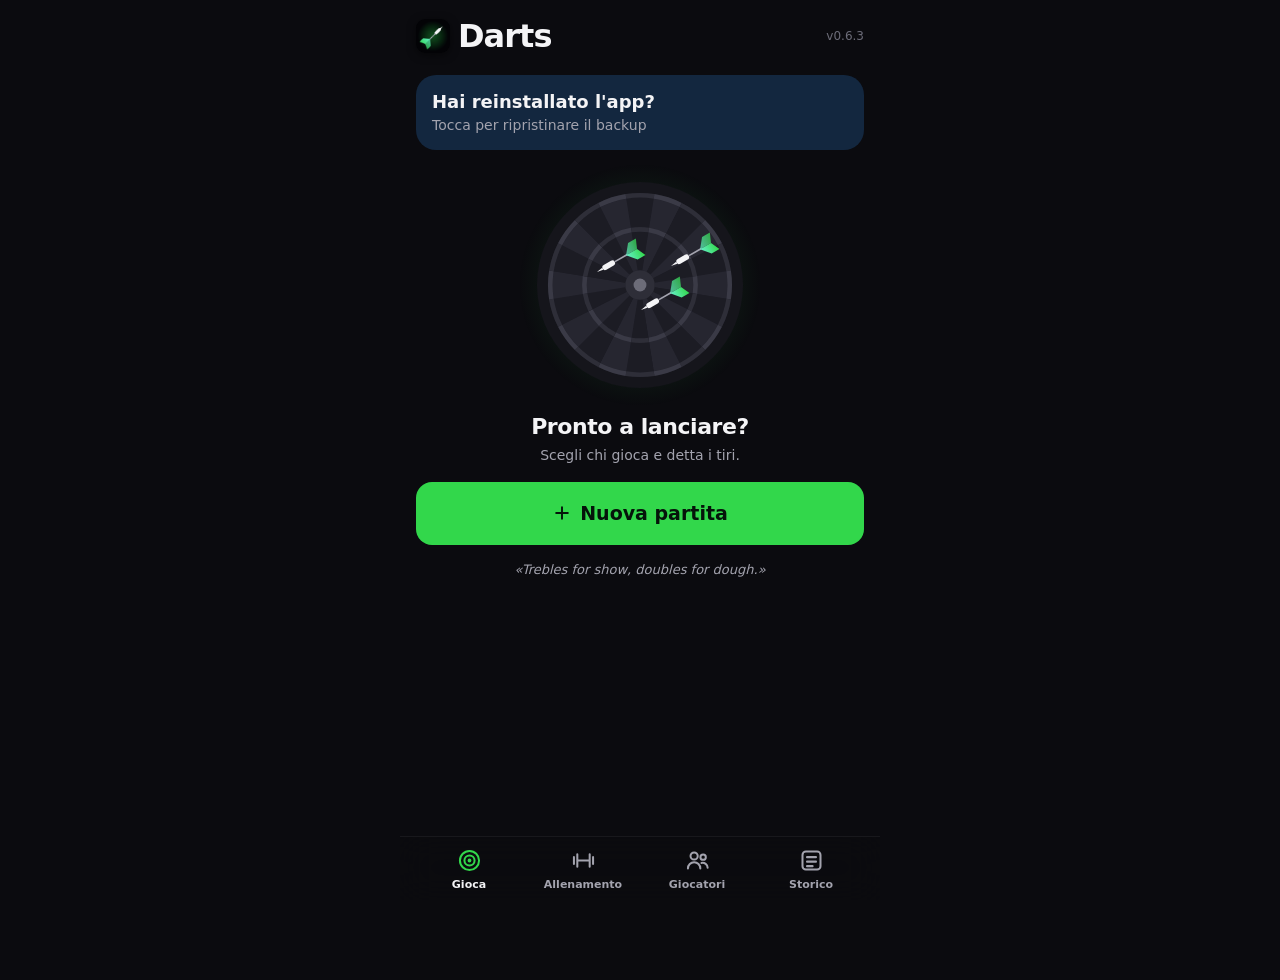
<file: index.html>
<!doctype html>
<html lang="it">
<head>
<meta charset="utf-8">
<meta name="viewport" content="width=device-width,initial-scale=1,viewport-fit=cover">
<meta name="apple-mobile-web-app-capable" content="yes">
<meta name="mobile-web-app-capable" content="yes">
<meta name="apple-mobile-web-app-status-bar-style" content="black-translucent">
<meta name="apple-mobile-web-app-title" content="Darts">
<meta name="theme-color" content="#0B0B0F">
<link rel="manifest" href="manifest.json">
<link rel="apple-touch-icon" href="img/darts-180.png">
<link rel="icon" href="img/darts-180.png">
<link rel="stylesheet" href="app.css">
<title>Darts</title>
</head>
<body>
<main id="app" class="app"></main>
<nav id="tabbar" class="tabbar" hidden></nav>
<div id="sheet" class="sheet" hidden></div>
<input type="file" id="impfile" accept="application/json,.json" hidden>
<script src="js/board.js"></script>
<script src="js/checkout.js"></script>
<script src="js/parse.js"></script>
<script src="js/game.js"></script>
<script src="js/bot.js"></script>
<script src="js/train.js"></script>
<script src="js/stats.js"></script>
<script src="js/store.js"></script>
<script src="js/voice.js"></script>
<script src="js/app.js"></script>
<script src="js/views.js"></script>
<script src="js/play.js"></script>
<script src="js/drill.js"></script>
</body>
</html>
</file>
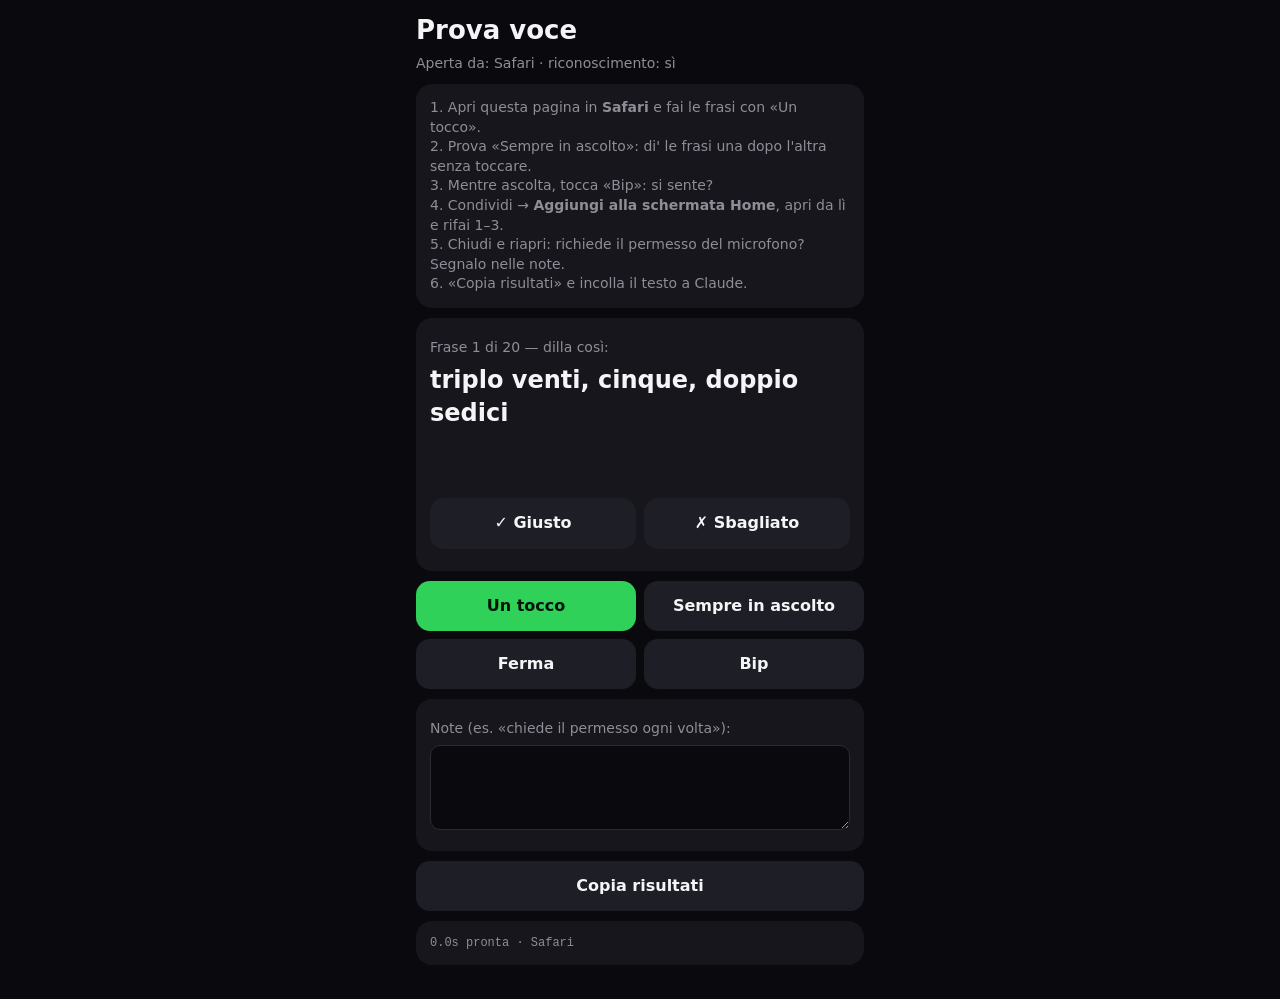
<file: prova-voce.html>
<!doctype html>
<html lang="it">
<head>
<meta charset="utf-8">
<meta name="viewport" content="width=device-width,initial-scale=1,viewport-fit=cover">
<meta name="apple-mobile-web-app-capable" content="yes">
<meta name="mobile-web-app-capable" content="yes">
<meta name="apple-mobile-web-app-status-bar-style" content="black-translucent">
<meta name="apple-mobile-web-app-title" content="Prova voce">
<meta name="theme-color" content="#0A0A0E">
<link rel="manifest" href="prova-voce.webmanifest">
<title>Prova voce</title>
<style>
  :root { --bg: #0A0A0E; --s: #16161C; --s2: #1E1E26; --t: #F5F5F7; --m: #8E8E99; --g: #30D158; --r: #FF453A; --y: #FFD60A; color-scheme: dark; }
  * { box-sizing: border-box; -webkit-tap-highlight-color: transparent; }
  body { margin: 0; background: var(--bg); color: var(--t); font: 16px/1.4 -apple-system, system-ui, sans-serif;
    padding: calc(env(safe-area-inset-top) + 12px) 16px calc(env(safe-area-inset-bottom) + 24px); max-width: 480px; margin: 0 auto; }
  h1 { font-size: 26px; margin: 0 0 4px; }
  p { margin: 6px 0; } .m { color: var(--m); font-size: 14px; }
  button { font: inherit; color: inherit; border: 0; border-radius: 14px; padding: 14px; background: var(--s2); font-weight: 700; width: 100%; }
  .row { display: flex; gap: 8px; margin: 8px 0; } .row > * { flex: 1; }
  .go { background: var(--g); color: #04120A; } .on { box-shadow: inset 0 0 0 2px var(--g); }
  .card { background: var(--s); border-radius: 16px; padding: 14px; margin: 10px 0; }
  .phrase { font-size: 24px; font-weight: 800; }
  .heard { font-size: 18px; } .read { color: var(--y); font-weight: 800; }
  .ok { color: var(--g); } .ko { color: var(--r); }
  #log { font: 12px/1.35 ui-monospace, Menlo, monospace; color: var(--m); white-space: pre-wrap; max-height: 220px; overflow: auto; }
</style>
</head>
<body>
<h1>Prova voce</h1>
<p class="m" id="env"></p>
<div class="card m">
  1. Apri questa pagina in <b>Safari</b> e fai le frasi con «Un tocco».<br>
  2. Prova «Sempre in ascolto»: di' le frasi una dopo l'altra senza toccare.<br>
  3. Mentre ascolta, tocca «Bip»: si sente?<br>
  4. Condividi → <b>Aggiungi alla schermata Home</b>, apri da lì e rifai 1–3.<br>
  5. Chiudi e riapri: richiede il permesso del microfono? Segnalo nelle note.<br>
  6. «Copia risultati» e incolla il testo a Claude.
</div>
<div class="card">
  <p class="m">Frase <span id="pn"></span> di <span id="pt"></span> — dilla così:</p>
  <p class="phrase" id="phrase"></p>
  <p class="heard" id="heard">&nbsp;</p>
  <p class="read" id="read">&nbsp;</p>
  <div class="row"><button id="yes">✓ Giusto</button><button id="no">✗ Sbagliato</button></div>
  <p class="m" id="tally"></p>
</div>
<div class="row"><button class="go" id="tap">Un tocco</button><button id="always">Sempre in ascolto</button></div>
<div class="row"><button id="stop">Ferma</button><button id="beep">Bip</button></div>
<div class="card"><p class="m">Note (es. «chiede il permesso ogni volta»):</p><textarea id="notes" rows="3" style="width:100%;background:var(--bg);color:var(--t);border:1px solid #2A2A33;border-radius:10px;padding:8px;font:inherit"></textarea></div>
<div class="row"><button id="copy">Copia risultati</button></div>
<div class="card"><div id="log"></div></div>
<script src="js/board.js"></script>
<script src="js/parse.js"></script>
<script>
(function () {
  'use strict';
  const $ = (id) => document.getElementById(id);
  const PHRASES = ['triplo venti, cinque, doppio sedici', 'venti, venti, venti', 'triplo diciannove, sette, doppio otto',
    'centro, venticinque, fuori', 'doppio dieci', 'sei, sei, sei', 'triplo venti, triplo venti, triplo venti',
    'diciotto, uno, quattro', 'tripla diciassette, tre, doppia dodici', 'mezzo centro, venti, uno',
    'quattordici, nove, dodici', 'doppio sedici, doppio otto', 'undici, quindici, dieci', 'fuori, fuori, venti',
    'triplo tredici, sedici, doppio quattro', 'annulla', 'venticinque, cinque, cinque', 'due, diciannove, tredici',
    'triplo diciotto, otto, doppio venti', 'bull'];
  const SR = window.SpeechRecognition || window.webkitSpeechRecognition;
  const mode = navigator.standalone || matchMedia('(display-mode: standalone)').matches ? 'Home' : 'Safari';
  const t0 = Date.now(), logs = [], res = [];
  let i = 0, rec = null, want = false, cont = false, restarts = 0, last = null, ac = null;
  $('env').textContent = 'Aperta da: ' + mode + ' · riconoscimento: ' + (SR ? 'sì' : 'NO');
  function log(s) { const l = ((Date.now() - t0) / 1000).toFixed(1) + 's ' + s; logs.push(l); $('log').textContent = logs.slice(-40).join('\n'); }
  function show() {
    $('pn').textContent = i + 1; $('pt').textContent = PHRASES.length; $('phrase').textContent = PHRASES[i];
    const ok = res.filter((r) => r.ok).length;
    $('tally').textContent = res.length ? `${ok} giuste su ${res.length}` : '';
  }
  function reading(alts) {
    if (!window.D || !D.parse) return '';
    const r = D.parse.choose(alts, { need: 3, ends: () => -1 });
    if (r.kind === 'cmd') return 'comando: ' + r.cmd;
    if (r.darts) return (r.kind === 'ok' ? '' : '(a metà) ') + r.darts.map(D.board.label).join(' · ');
    if (r.options) return 'dubbio: ' + r.options.map((o) => o.map(D.board.label).join(' ')).join(' / ');
    return 'non capito';
  }
  function make() {
    const r = new SR();
    r.lang = 'it-IT'; r.interimResults = false; r.maxAlternatives = 5; r.continuous = cont;
    ['start', 'audiostart', 'speechstart', 'speechend', 'audioend'].forEach((ev) => r.addEventListener(ev, () => log(ev)));
    r.onresult = (e) => {
      for (let k = e.resultIndex; k < e.results.length; k++) {
        if (!e.results[k].isFinal) continue;
        const alts = []; for (let j = 0; j < e.results[k].length; j++) alts.push(e.results[k][j].transcript);
        last = { said: PHRASES[i], alts: alts, read: reading(alts) };
        $('heard').textContent = '«' + alts.join('» / «') + '»';
        $('read').textContent = last.read || ' ';
        log('risultato: ' + alts.join(' | '));
      }
    };
    r.onerror = (e) => log('errore: ' + e.error);
    r.onend = () => {
      // fine di un ascolto vecchio (fermato da un nuovo tocco): non deve spegnere quello nuovo
      if (rec !== r) { log('end (vecchio)'); if (!rec) paint(); return; }
      log('end'); rec = null;
      if (want && cont) {
        try { rec = make(); rec.start(); restarts++; log('ripartito da solo (' + restarts + ')'); }
        catch (err) { log('NON riparte da solo: ' + err.message); want = false; paint(); }
      } else { want = false; paint(); }
    };
    return r;
  }
  function start(c) {
    if (!SR) { log('riconoscimento non disponibile'); return; }
    stop(); cont = c; want = true;
    try { rec = make(); rec.start(); log('avvio ' + (c ? 'continuo' : 'un tocco')); } catch (e) { log('avvio fallito: ' + e.message); want = false; }
    paint();
  }
  function stop() { want = false; if (rec) { try { rec.abort(); } catch (e) { /* già fermo */ } rec = null; } paint(); }
  function paint() { $('tap').classList.toggle('on', want && !cont); $('always').classList.toggle('on', want && cont); }
  function mark(ok) {
    res.push({ said: PHRASES[i], heard: last ? last.alts : [], read: last ? last.read : '', ok: ok, mode: mode, cont: cont });
    last = null; i = (i + 1) % PHRASES.length; $('heard').innerHTML = '&nbsp;'; $('read').innerHTML = '&nbsp;'; show();
  }
  function beep() {
    const C = window.AudioContext || window.webkitAudioContext;
    if (!ac) ac = new C();
    if (ac.state === 'suspended') ac.resume();
    const t = ac.currentTime, o = ac.createOscillator(), g = ac.createGain();
    o.frequency.value = 1320; g.gain.setValueAtTime(0.0001, t); g.gain.exponentialRampToValueAtTime(0.3, t + 0.01); g.gain.exponentialRampToValueAtTime(0.0001, t + 0.15);
    o.connect(g); g.connect(ac.destination); o.start(t); o.stop(t + 0.2);
    log('bip (ascolto ' + (want ? 'acceso' : 'spento') + ')');
  }
  async function copy() {
    const ok = res.filter((r) => r.ok).length;
    const txt = ['PROVA VOCE · ' + new Date().toLocaleString('it-IT') + ' · ' + navigator.userAgent,
      'Giuste: ' + ok + ' su ' + res.length + ' · ripartenze da sole: ' + restarts,
      'Note: ' + $('notes').value, '',
      ...res.map((r) => (r.ok ? '✓ ' : '✗ ') + `[${r.mode}${r.cont ? ', continuo' : ''}] «${r.said}» → ${r.heard.join(' | ')} → ${r.read}`),
      '', 'Registro:', ...logs].join('\n');
    try { await navigator.clipboard.writeText(txt); log('copiato'); }
    catch (e) { try { await navigator.share({ text: txt }); } catch (e2) { log('copia non riuscita'); } }
  }
  $('tap').onclick = () => start(false);
  $('always').onclick = () => start(true);
  $('stop').onclick = stop;
  $('beep').onclick = beep;
  $('yes').onclick = () => mark(true);
  $('no').onclick = () => mark(false);
  $('copy').onclick = copy;
  show(); log('pronta · ' + mode);
})();
</script>
</body>
</html>
</file>
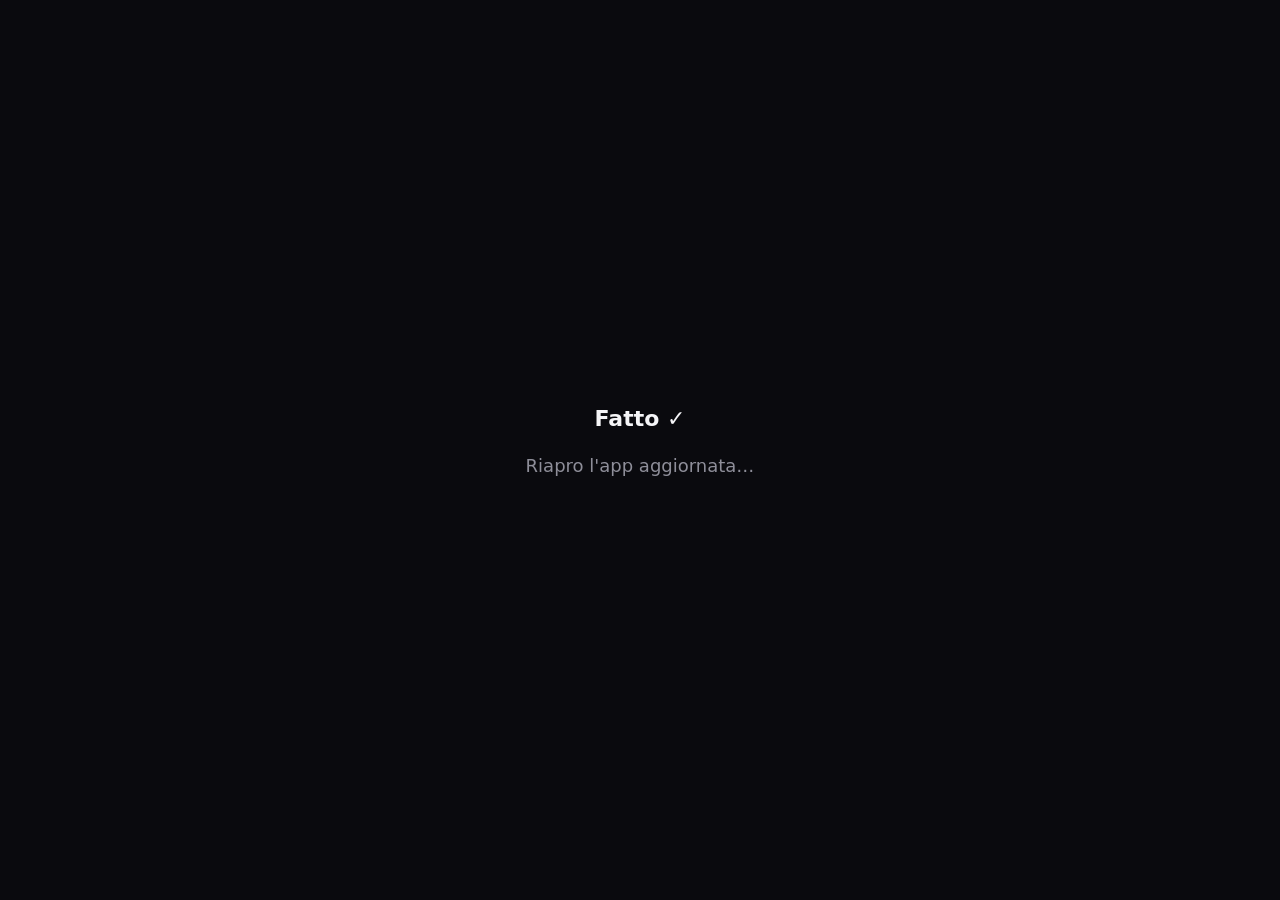
<file: reset.html>
<!doctype html>
<html lang="it">
<head>
<meta charset="utf-8">
<meta name="viewport" content="width=device-width,initial-scale=1">
<meta name="theme-color" content="#0A0A0E">
<title>Darts · ripristino</title>
<style>
  body { margin: 0; min-height: 100vh; display: grid; place-items: center; background: #0A0A0E; color: #F5F5F7;
         font: 18px/1.4 -apple-system, system-ui, sans-serif; text-align: center; padding: 24px; box-sizing: border-box; }
  b { font-size: 22px; }
  p { color: #8E8E99; }
</style>
</head>
<body>
<div><b id="t">Pulisco la versione vecchia…</b><p id="d"></p></div>
<script>
// Toglie la copia vecchia dell'app salvata nel telefono e riapre quella nuova
(async () => {
  const t = document.getElementById('t'), d = document.getElementById('d');
  try {
    if ('serviceWorker' in navigator) {
      const regs = await navigator.serviceWorker.getRegistrations();
      await Promise.all(regs.map((r) => r.unregister()));
    }
    if ('caches' in window) {
      const keys = await caches.keys();
      await Promise.all(keys.map((k) => caches.delete(k)));
    }
    t.textContent = 'Fatto ✓';
    d.textContent = 'Riapro l\'app aggiornata…';
    setTimeout(() => location.replace('./?r=' + Date.now()), 1200);
  } catch (e) {
    t.textContent = 'Non ci sono riuscito';
    d.textContent = e.name + ': ' + e.message;
  }
})();
</script>
</body>
</html>
</file>
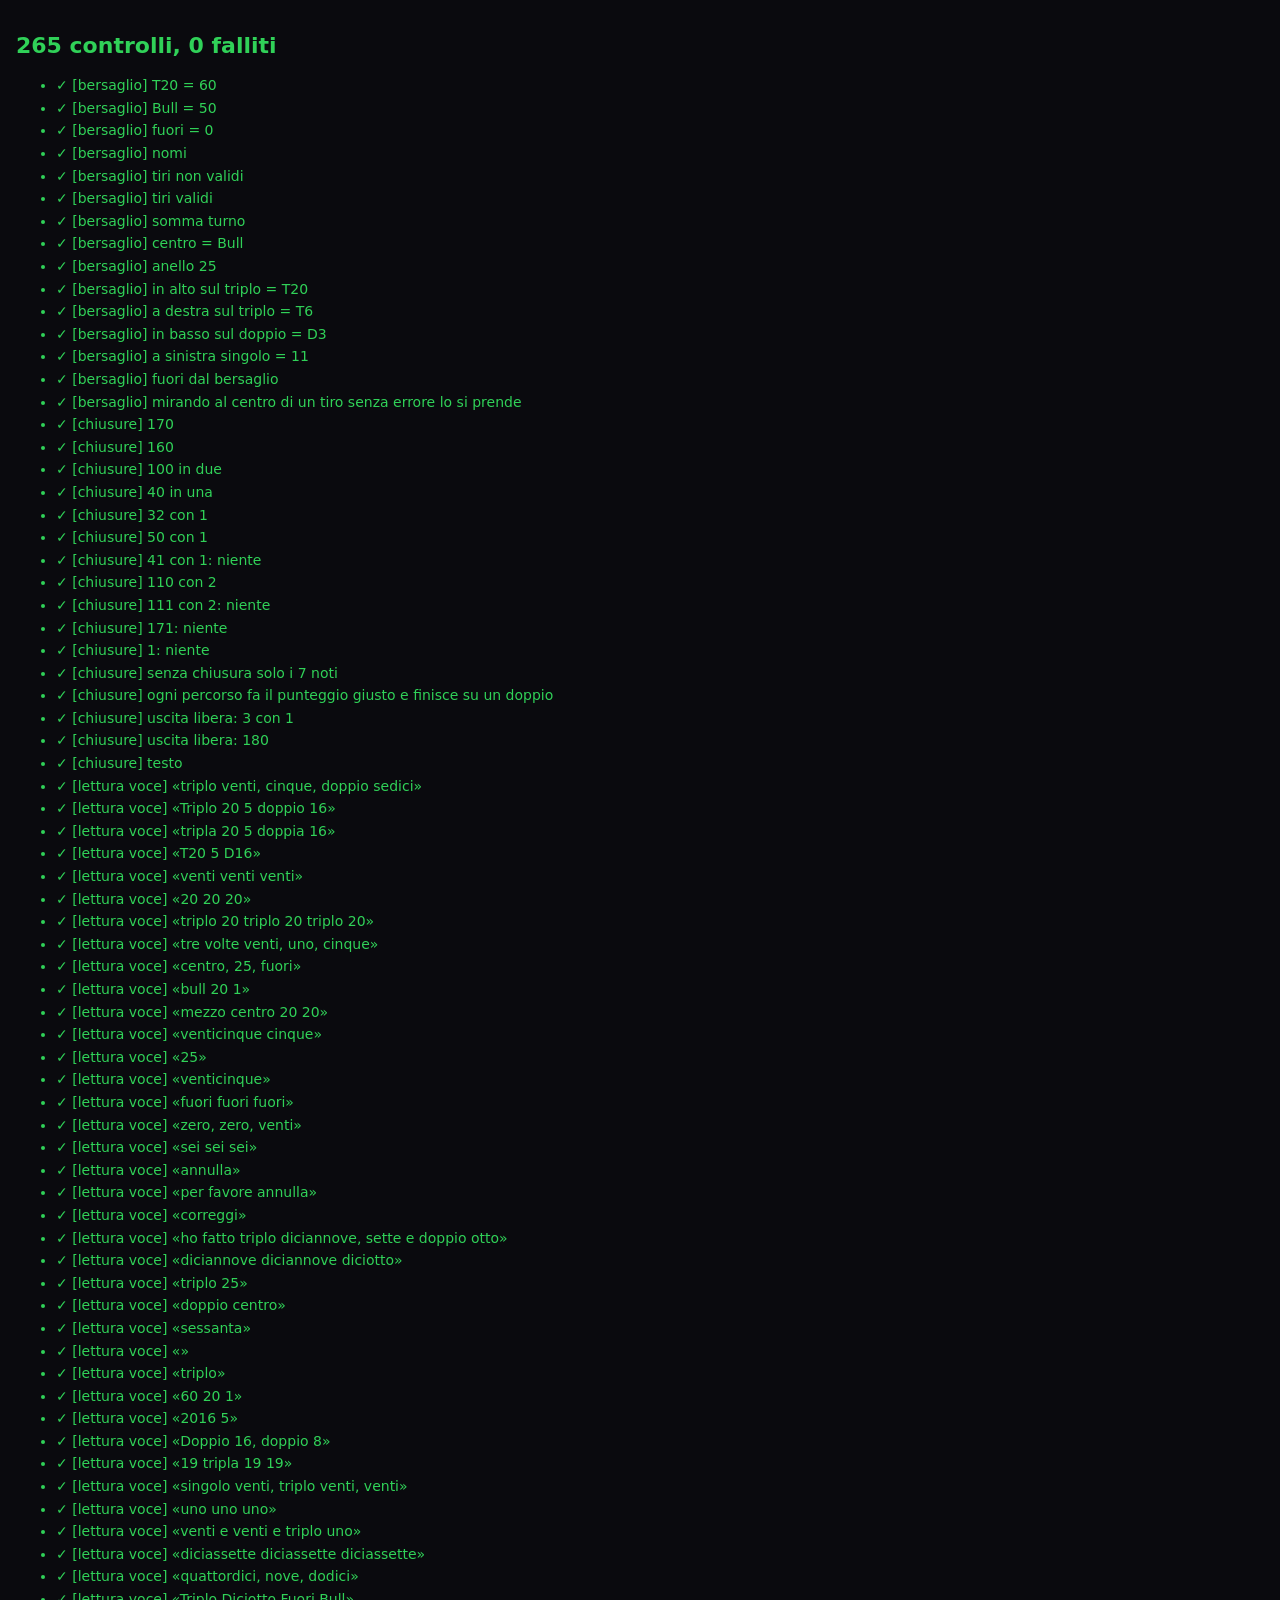
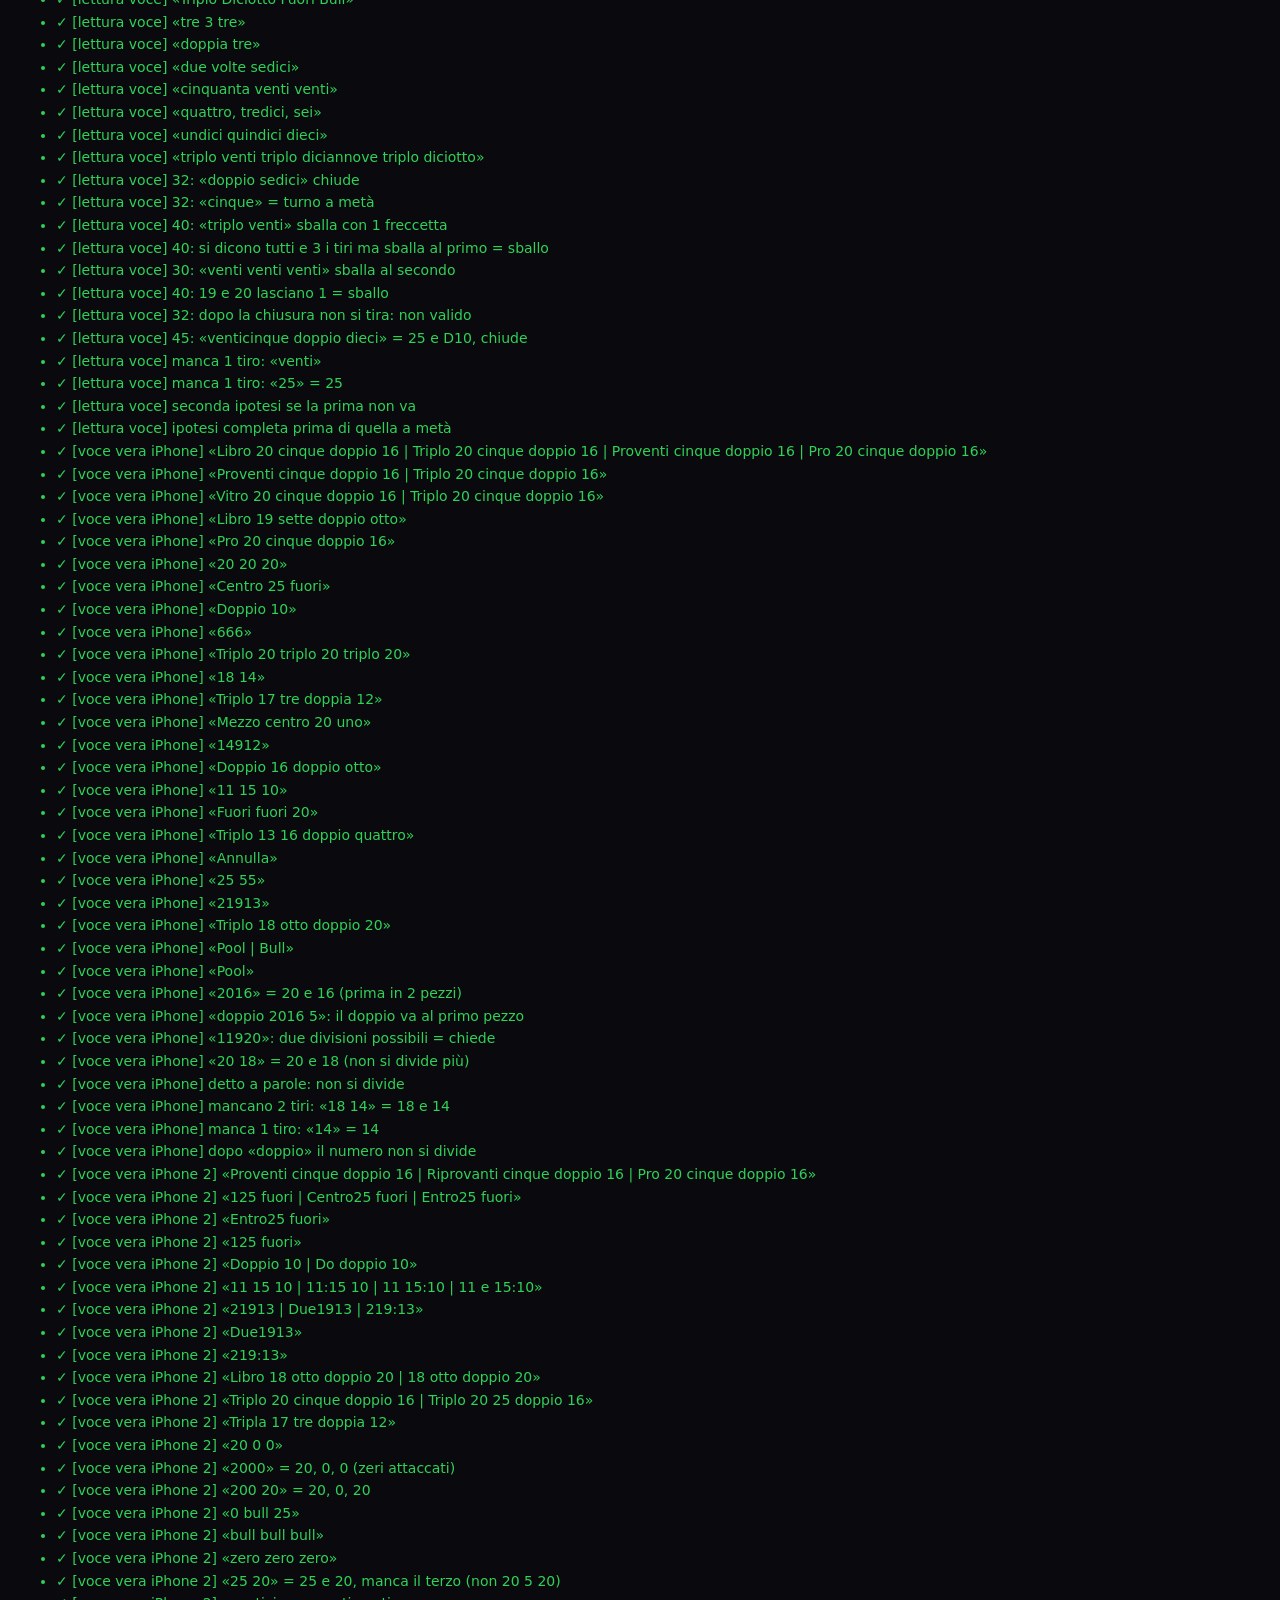
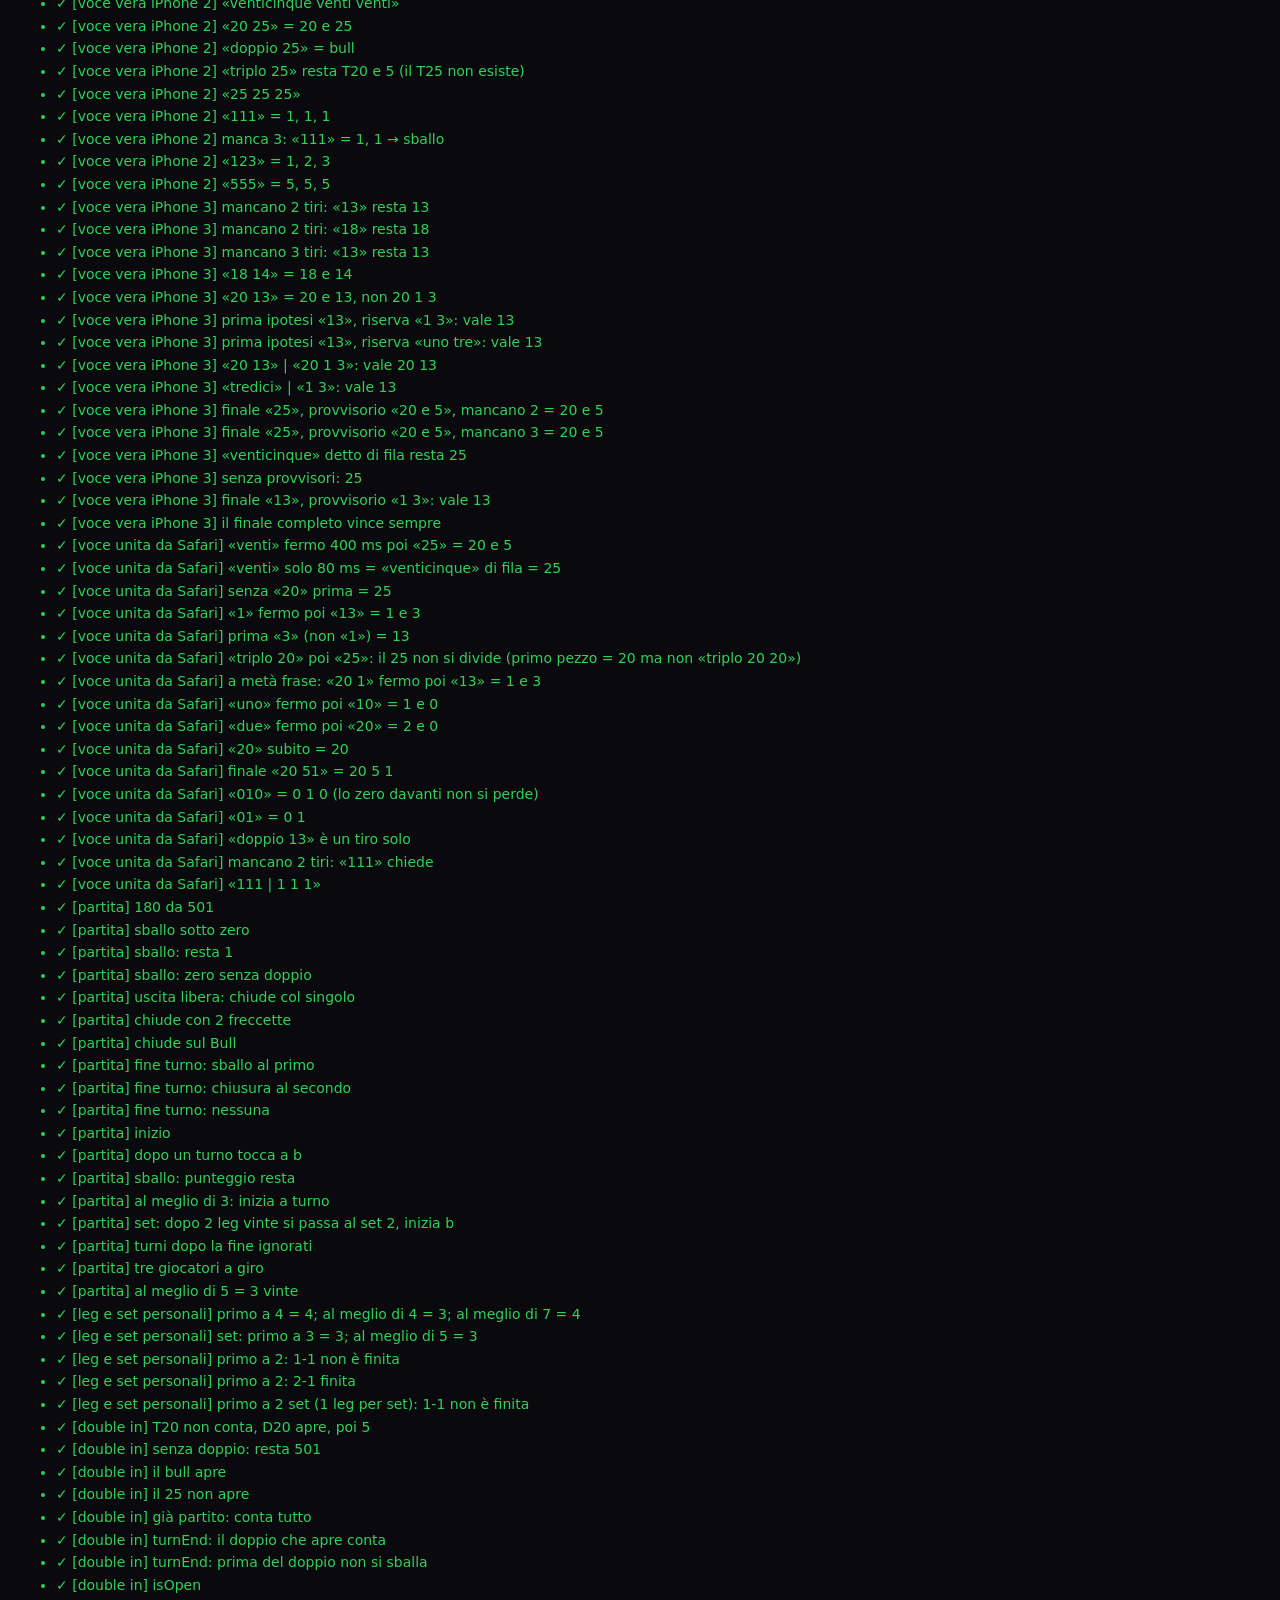
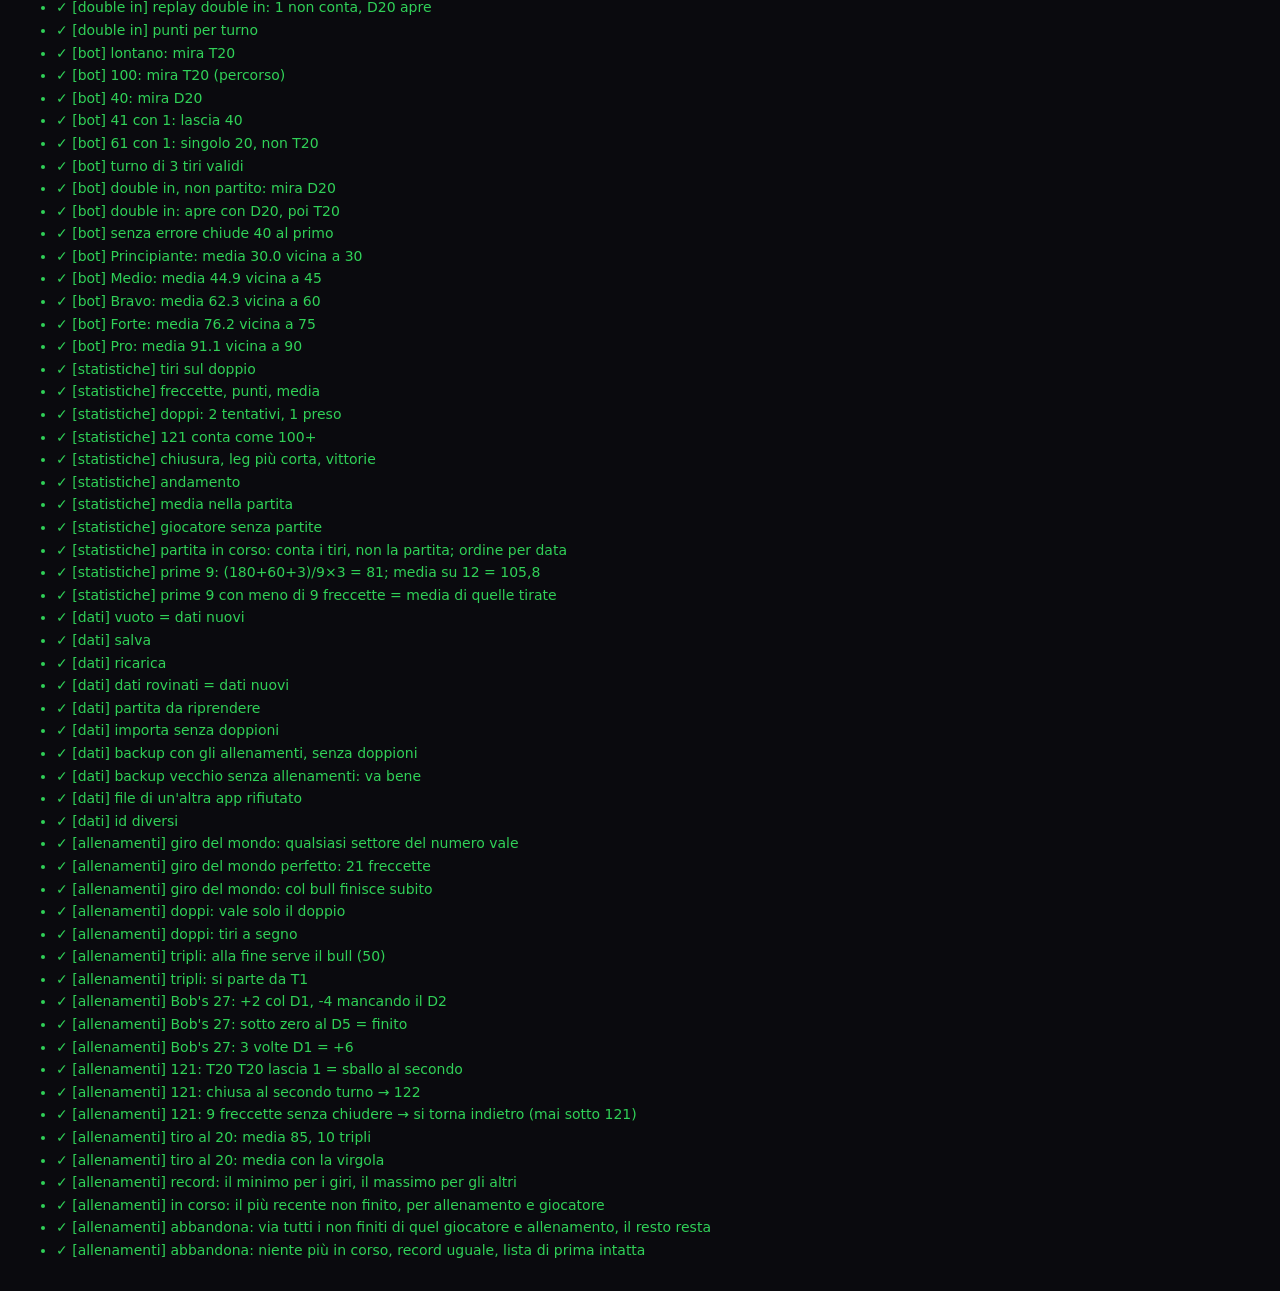
<file: test.html>
<!doctype html>
<html lang="it">
<head>
<meta charset="utf-8">
<meta name="viewport" content="width=device-width,initial-scale=1">
<title>Test freccette</title>
<style>
  body { margin: 0; padding: 16px; background: #0A0A0E; color: #F5F5F7; font: 14px/1.4 -apple-system, system-ui, sans-serif; }
  h1 { font-size: 22px; } .ok { color: #30D158; } .ko { color: #FF453A; } li { margin: 3px 0; } small { color: #8E8E99; }
</style>
</head>
<body>
<h1 id="sum">Test in corso…</h1>
<ul id="list"></ul>
<script src="tests/t.js"></script>
<script src="tests/files.js"></script>
<script>
// carica i file uno dopo l'altro (l'ordine conta), poi mostra i risultati
(function () {
  const files = SRC.concat(TESTS);
  function next(k) {
    if (k === files.length) return show();
    const s = document.createElement('script');
    s.src = files[k] + '?t=' + Date.now();
    s.onload = () => next(k + 1);
    s.onerror = () => { T.ok(false, 'file mancante: ' + files[k]); next(k + 1); };
    document.body.appendChild(s);
  }
  function show() {
    const f = T.failed();
    document.getElementById('sum').innerHTML = `<span class="${f.length ? 'ko' : 'ok'}">${T.results.length} controlli, ${f.length} falliti</span>`;
    document.getElementById('list').innerHTML = T.results.map((r) => `<li class="${r.pass ? 'ok' : 'ko'}">${r.pass ? '✓' : '✗'} [${r.g}] ${r.name} <small>${r.info}</small></li>`).join('');
  }
  next(0);
})();
</script>
</body>
</html>
</file>
<file: app.css>
/* Colori (bozza «Notte» 2): grigi su 4 livelli + un solo verde per azioni e chi tira; oro solo chiusure, rosso solo sballo */
:root {
  --bg: #0B0B0F;
  --surface: #15151B;
  --surface-2: #1C1C24;
  --surface-3: #262630;
  --line: rgba(255,255,255,.06);
  --text: #F4F4F6;
  --muted: #A3A3AE;
  --faint: #6C6C78;
  --green: #32D74B;
  --ink: #05140A;
  --soft: rgba(50,215,75,.14);
  --red: #FF453A;
  --gold: #FFD60A;
  --accent: var(--green);
  --r: 20px;
  color-scheme: dark;
}
[hidden] { display: none !important; }
* { box-sizing: border-box; -webkit-tap-highlight-color: transparent; }
html, body { margin: 0; height: 100%; }
body {
  background: var(--bg); color: var(--text);
  font: 16px/1.4 -apple-system, BlinkMacSystemFont, "SF Pro Text", system-ui, sans-serif;
  -webkit-user-select: none; user-select: none; -webkit-font-smoothing: antialiased;
}
button, input { font: inherit; color: inherit; }
button { border: 0; background: none; padding: 0; cursor: pointer; touch-action: manipulation; }
button:disabled { opacity: .35; cursor: default; }
.num, .rem, .stat b, td b { font-variant-numeric: tabular-nums; }
.muted { color: var(--muted); }
.small { font-size: 13px; text-align: center; }

.app {
  max-width: 480px; margin: 0 auto; min-height: 100%;
  padding: calc(env(safe-area-inset-top) + 14px) 16px calc(env(safe-area-inset-bottom) + 24px);
  display: flex; flex-direction: column; gap: 16px;
}
svg.i { width: 20px; height: 20px; fill: none; stroke: currentColor; stroke-width: 1.9; stroke-linecap: round; stroke-linejoin: round; flex: none; }
/* Con il menu: la pagina scorre dentro, la barra resta in fondo (niente position: fixed, come Flow) */
body.has-tabs { position: fixed; inset: 0; display: flex; flex-direction: column; overflow: hidden; }
body.has-tabs .app { flex: 1 1 auto; min-height: 0; width: 100%; overflow-y: auto; -webkit-overflow-scrolling: touch; overscroll-behavior: contain; }
body.has-tabs .app > * { flex-shrink: 0; }
.tabbar {
  position: relative; z-index: 10; flex: none; width: 100%; max-width: 480px; margin: 0 auto;
  display: grid; grid-auto-flow: column; grid-auto-columns: 1fr;
  padding: 4px 12px max(calc(env(safe-area-inset-bottom) - 28px), 2px);
  background: color-mix(in srgb, var(--bg) 82%, transparent);
  -webkit-backdrop-filter: blur(18px) saturate(1.4); backdrop-filter: blur(18px) saturate(1.4);
  border-top: 1px solid rgba(255,255,255,.06);
}
.tabbar::after { content: ""; position: absolute; left: 0; right: 0; top: 100%; height: 80px; background: inherit; }
.tabbar button { display: flex; flex-direction: column; align-items: center; gap: 3px; padding: 6px 0; color: var(--muted); font-size: 11px; font-weight: 600; }
.tabbar svg { width: 27px; height: 27px; fill: none; stroke: currentColor; stroke-width: 1.8; stroke-linecap: round; stroke-linejoin: round; }
.tabbar button.on { color: var(--text); }
.tabbar button.on svg { stroke: var(--accent); }

/* Testata */
.top { display: flex; align-items: center; gap: 8px; min-height: 44px; }
.top .logo { width: 34px; height: 34px; border-radius: 9px; flex: none; box-shadow: 0 2px 8px rgba(0,0,0,.5); }
.top h1 { margin: 0; font-size: 32px; font-weight: 800; letter-spacing: -.03em; flex: 1; overflow: hidden; text-overflow: ellipsis; white-space: nowrap; }
.back { font-size: 34px; line-height: 1; width: 36px; height: 44px; color: var(--accent); }
.ver { color: var(--faint); font-size: 12px; padding: 10px 0 10px 12px; }
h2 { margin: 10px 0 0; font-size: 15px; color: var(--muted); font-weight: 700; }
.sub { margin: -6px 0 0; color: var(--muted); }

/* Elementi comuni */
.card { display: flex; flex-direction: column; gap: 2px; width: 100%; text-align: left; padding: 14px 16px; border-radius: var(--r); background: var(--surface); }
.card em { font-style: normal; font-size: 12px; font-weight: 800; letter-spacing: .08em; text-transform: uppercase; color: var(--accent); }
.card b { font-size: 18px; }
.card b i, .big2 i { font-style: normal; color: var(--muted); }
.card span { color: var(--muted); font-size: 14px; }
.card.bk { background: color-mix(in srgb, #0A84FF 16%, var(--surface)); }
.card.big2 { display: block; font-size: 20px; }
.btn { display: flex; align-items: center; justify-content: center; gap: 8px; width: 100%; padding: 15px; border-radius: 14px; background: var(--accent); color: var(--ink); font-weight: 800; font-size: 17px; text-align: center; }
.btn svg.i { stroke-width: 2.3; }
.btn.big { padding: 18px; font-size: 19px; border-radius: 16px; }
.btn.ghost { background: var(--surface-2); color: var(--text); font-weight: 700; }
.btn.ghost svg.i { color: var(--accent); stroke-width: 1.9; }
.btn.danger { background: var(--red); color: #fff; }
.btn.ghost.danger { background: var(--surface-2); color: var(--red); }
.row2 { display: flex; gap: 10px; }
.row2 > * { flex: 1; }

/* Testi: 4 misure */
.t-label { font-size: 12px; font-weight: 600; letter-spacing: .05em; text-transform: uppercase; color: var(--faint); }
.t-body { font-size: 16px; font-weight: 600; color: var(--text); }
.t-meta { font-size: 13px; color: var(--muted); }

/* Tondi dei giocatori: tinta tenue + iniziale colorata */
.av { width: 36px; height: 36px; border-radius: 50%; display: grid; place-items: center; font-weight: 800; font-size: 15px; flex: none; }
.av.l { width: 48px; height: 48px; font-size: 18px; }
.av.xs { width: 22px; height: 22px; font-size: 11px; }
.av svg.i { width: 60%; height: 60%; }
.a1 { background: rgba(50,215,75,.16); color: #5BE374; }
.a2 { background: rgba(10,132,255,.18); color: #5AA9FF; }
.a3 { background: rgba(255,159,10,.18); color: #FFB340; }
.a4 { background: rgba(191,90,242,.18); color: #D08BF6; }
.ab { background: var(--surface-3); color: var(--muted); }

/* Gioca */
.hero { background: var(--surface); border-radius: var(--r); padding: 16px; display: flex; flex-direction: column; gap: 14px; }
.hero .head { display: flex; align-items: center; gap: 12px; }
.hero .head .t { display: flex; flex-direction: column; gap: 2px; min-width: 0; }
.hero .t-meta b { font-weight: 600; color: var(--text); } .hero .t-meta i { font-style: normal; }
.stack { display: flex; flex: none; } .stack .av { box-shadow: 0 0 0 3px var(--surface); } .stack .av + .av { margin-left: -10px; }
.rowhead { display: flex; justify-content: space-between; align-items: center; padding: 0 4px; margin: 4px 0 -8px; }
.link { color: var(--accent); font-size: 13px; font-weight: 600; padding: 6px 0 6px 12px; }
.tiles { display: grid; grid-template-columns: repeat(3, 1fr); background: var(--surface); border-radius: var(--r); }
.tile { padding: 14px 12px; display: flex; flex-direction: column; gap: 2px; min-width: 0; }
.tile + .tile { border-left: 1px solid var(--line); }
.tile b { font-size: 26px; font-weight: 800; letter-spacing: -.02em; }
.tile span { font-size: 12px; color: var(--muted); }
/* Gioca vuota: bersaglio e 3 freccette che arrivano una dopo l'altra (una volta sola, poi ferme) */
.art { display: flex; justify-content: center; margin: 4px 0 -4px; }
.art svg { display: block; overflow: visible; }
.art .fly { animation: fly .55s cubic-bezier(.2,.8,.3,1) both; }
.art .d2 .fly { animation-delay: .35s; } .art .d3 .fly { animation-delay: .7s; }
@keyframes fly { 0% { transform: translate(-150px, 0); opacity: 0; } 70% { transform: translate(2px, 0); opacity: 1; } 85% { transform: translate(-1px, 0); } 100% { transform: translate(0, 0); opacity: 1; } }
.art .pulse { opacity: 0; transform-origin: center; transform-box: fill-box; animation: pulse 2.4s ease-out 1.2s infinite; }
@keyframes pulse { 0% { opacity: .5; transform: scale(1); } 100% { opacity: 0; transform: scale(1.6); } }
@media (prefers-reduced-motion: reduce) { .art .fly, .art .pulse { animation: none; } }
.empty-t { text-align: center; display: flex; flex-direction: column; gap: 4px; }
.empty-t b { font-size: 22px; font-weight: 800; letter-spacing: -.02em; }
.empty-t span { color: var(--muted); font-size: 14px; }
.say { margin: 0; font-size: 13px; color: var(--faint); text-align: center; } .say q { color: var(--muted); font-style: italic; }

/* Elenchi a gruppi (come Impostazioni) */
.group { display: flex; flex-direction: column; gap: 8px; }
.ghead { display: flex; justify-content: space-between; align-items: baseline; padding: 0 4px; }
.cnt { color: var(--faint); font-size: 12px; }
.list { background: var(--surface); border-radius: var(--r); overflow: hidden; }
.li { display: flex; align-items: center; gap: 12px; padding: 8px 10px 8px 12px; min-height: 54px; background: var(--surface); position: relative; }
.li + .li { border-top: 1px solid var(--line); }
.li .o { width: 16px; color: var(--faint); font-weight: 700; text-align: center; font-size: 14px; }
.li .name { flex: 1; font-size: 16px; font-weight: 600; min-width: 0; overflow: hidden; text-overflow: ellipsis; white-space: nowrap; }
.li .grip { color: var(--faint); letter-spacing: -2px; padding: 10px 8px; touch-action: none; cursor: grab; }
.li .rm { width: 30px; height: 30px; border-radius: 50%; background: var(--surface-3); display: grid; place-items: center; color: var(--muted); font-size: 13px; }
.li.empty { color: var(--faint); justify-content: center; font-size: 14px; }
.li.drag { z-index: 2; background: var(--surface-2); box-shadow: 0 8px 24px rgba(0,0,0,.5); }
.pick { display: flex; gap: 14px; overflow-x: auto; padding: 6px 6px; margin: -4px -2px; scrollbar-width: none; }   /* spazio per il cerchio verde, che se no viene tagliato */
.pick::-webkit-scrollbar { display: none; }
.pk { display: flex; flex-direction: column; align-items: center; gap: 6px; width: 56px; flex: none; font-size: 12px; color: var(--muted); text-align: center; }
.pk span:last-child { width: 100%; overflow: hidden; text-overflow: ellipsis; white-space: nowrap; }
.pk.in .av { box-shadow: 0 0 0 2px var(--bg), 0 0 0 3.5px var(--accent); }
.pk.in { color: var(--text); }
.pk.add .av { background: transparent; box-shadow: inset 0 0 0 1.5px var(--faint); color: var(--muted); font-size: 22px; font-weight: 400; }
.bots { display: grid; grid-template-columns: repeat(5, 1fr); gap: 6px; }
.bot { background: var(--surface); border-radius: 14px; padding: 10px 0 9px; display: flex; flex-direction: column; align-items: center; gap: 4px; min-width: 0; }
.bot b { font-size: 20px; font-weight: 800; letter-spacing: -.02em; }
.bot > span:not(.meter) { font-size: 10px; letter-spacing: -.02em; color: var(--muted); font-weight: 600; max-width: 100%; overflow: hidden; text-overflow: clip; white-space: nowrap; }
.meter { display: flex; gap: 2px; } .meter i { width: 5px; height: 5px; border-radius: 50%; background: rgba(255,255,255,.12); } .meter i.f { background: var(--muted); }
.bot.in { background: var(--soft); box-shadow: inset 0 0 0 1.5px var(--accent); } .bot.in b { color: var(--accent); } .bot.in .meter i.f { background: var(--accent); }
.set { display: flex; align-items: center; justify-content: space-between; gap: 10px; padding: 8px 8px 8px 14px; min-height: 52px; }
.set + .set { border-top: 1px solid var(--line); }
.set > span { font-size: 15px; font-weight: 600; min-width: 0; }
.set > span small { display: block; font-size: 12px; font-weight: 400; color: var(--faint); }
.seg { display: flex; background: var(--surface); border-radius: 12px; padding: 2px; }
.set .seg { background: var(--bg); flex: none; }
.seg button { flex: 1; white-space: nowrap; min-width: 40px; padding: 8px 10px; border-radius: 10px; font-size: 14px; font-weight: 700; color: var(--faint); }
.seg button.on { background: var(--surface-3); color: var(--text); box-shadow: inset 0 0 0 1.5px var(--accent); }
.step { display: flex; align-items: center; background: var(--bg); border-radius: 10px; padding: 2px; flex: none; }
.step b { min-width: 44px; text-align: center; font-size: 17px; font-weight: 800; }
.step button { width: 36px; height: 34px; border-radius: 8px; display: grid; place-items: center; background: var(--surface-3); font-size: 19px; font-weight: 700; }
.step button:disabled { background: transparent; color: var(--faint); opacity: 1; }
.sub2 { display: flex; justify-content: flex-end; padding: 0 8px 10px 14px; margin-top: -4px; }
.sub2 .seg { background: var(--bg); }
.sub2 .seg button { flex: none; }
.sub2 + .set { border-top: 1px solid var(--line); }
.foot { display: flex; flex-direction: column; gap: 8px; margin-top: 4px; }
.summary { margin: 0; text-align: center; font-size: 13px; color: var(--muted); }

/* Giocatori */
.prow { display: flex; align-items: center; gap: 12px; padding: 12px; min-height: 70px; width: 100%; text-align: left; }
.prow + .prow { border-top: 1px solid var(--line); }
.prow .t { flex: 1; display: flex; flex-direction: column; gap: 3px; min-width: 0; }
.meta { display: flex; gap: 14px; font-size: 13px; color: var(--muted); }
.meta > span { display: flex; align-items: center; gap: 5px; } .meta svg.i { width: 14px; height: 14px; color: var(--faint); }
.meta b { color: var(--text); font-weight: 700; }
.chev { color: var(--faint); font-size: 22px; }
svg.crown { color: var(--gold); width: 15px; height: 15px; margin-left: 5px; vertical-align: -2px; }

/* Partita: riquadri tutti uguali, chi tira ha il bordo verde */
body.v-partita { position: fixed; inset: 0; overflow: hidden; }
body.v-partita .app { height: 100%; gap: 0; padding-bottom: 0; }
.ptop { display: grid; grid-template-columns: auto minmax(0, 1fr) auto; align-items: center; gap: 8px; min-height: 44px; }
.ptop .x { justify-self: start; color: var(--muted); font-size: 15px; font-weight: 600; padding: 8px 0; white-space: nowrap; }
.ptop .mid { text-align: center; display: flex; flex-direction: column; line-height: 1.25; min-width: 0; }
.ptop .mid b { font-size: 15px; } .ptop .mid span { font-size: 11.5px; color: var(--faint); white-space: nowrap; overflow: hidden; text-overflow: ellipsis; }
.vbtn { justify-self: end; display: flex; align-items: center; gap: 5px; background: var(--surface); border-radius: 999px; padding: 7px 11px 7px 9px; font-size: 12px; font-weight: 700; color: var(--muted); white-space: nowrap; }
.vbtn svg.i { width: 15px; height: 15px; color: var(--accent); }
/* righe intere, una per giocatore (scelta di 0.4.0): nome e pallini, punteggio, media e frecce, ultimo turno in grigio */
.prs { display: flex; flex-direction: column; gap: 8px; margin-top: 10px; }
.pr { background: var(--surface); border-radius: var(--r); padding: 11px 14px; display: grid; grid-template-columns: minmax(0, 1fr) auto;
  grid-template-areas: "nm pips" "sc st" "last last"; row-gap: 3px; column-gap: 10px; }
.pr .nm { grid-area: nm; display: flex; align-items: center; gap: 7px; font-size: 14px; font-weight: 700; color: var(--muted); min-width: 0; }
.pr .nmt { overflow: hidden; text-overflow: ellipsis; white-space: nowrap; }
.pr .dot { width: 7px; height: 7px; border-radius: 50%; background: var(--accent); margin-left: 4px; flex: none; box-shadow: 0 0 0 4px var(--soft); }
.pr .pips { grid-area: pips; display: flex; gap: 10px; align-items: center; justify-self: end; }
.pip { display: flex; align-items: center; gap: 4px; font-size: 11px; letter-spacing: .05em; text-transform: uppercase; color: var(--faint); font-weight: 600; }
.pip em { font-style: normal; color: var(--faint); font-weight: 700; }
.pip i { width: 9px; height: 9px; border-radius: 50%; box-shadow: inset 0 0 0 1.5px var(--surface-3); }
.pip i.f { background: var(--text); box-shadow: none; }
.pr .sc { grid-area: sc; font-size: 52px; font-weight: 800; letter-spacing: -.035em; line-height: 1; color: var(--muted); }
.pr .sc.bust { color: var(--red); font-size: 40px; line-height: 1.3; }
.pr .st { grid-area: st; align-self: end; text-align: right; font-size: 13px; color: var(--faint); line-height: 1.45; white-space: nowrap; }
.pr .st b { color: var(--muted); font-weight: 700; font-size: 15px; }
.pr .last { grid-area: last; display: flex; align-items: center; gap: 6px; font-size: 12px; color: var(--faint); min-height: 22px; min-width: 0; overflow: hidden; }
.pr .last .d { font-size: 13px; font-weight: 700; color: var(--muted); background: var(--surface-2); border-radius: 7px; padding: 2px 7px; }
.pr .last b { color: var(--muted); margin-left: 2px; white-space: nowrap; }
.pr .co { color: var(--gold); font-weight: 700; font-size: 13px; white-space: nowrap; overflow: hidden; text-overflow: ellipsis; }
.pr .co.need { color: var(--faint); font-weight: 600; }
.pr.on { background: var(--surface-2); box-shadow: inset 0 0 0 2px var(--accent); }
.pr.on .nm, .pr.on .sc { color: var(--text); } .pr.on .sc.bust { color: var(--red); }
.pr.on .pip i.f { background: var(--accent); } .pr.on .st b { color: var(--text); }
.pr.on .last .d { background: var(--surface-3); }
.prs.n3 .pr, .prs.n4 .pr { padding: 8px 12px; row-gap: 2px; } .prs.n3 .sc, .prs.n4 .sc { font-size: 34px; } .prs.n3 .sc.bust, .prs.n4 .sc.bust { font-size: 28px; }
/* tastiera aperta: righe un po' più basse, così il punteggio di chi sta sotto resta in vista */
.prs.kp { gap: 6px; margin-top: 6px; } .prs.kp .pr { padding: 8px 13px; row-gap: 1px; } .prs.kp .sc { font-size: 44px; } .prs.kp .sc.bust { font-size: 34px; }
.prs.kp.n3 .sc, .prs.kp.n4 .sc { font-size: 32px; }
.micwrap.sm { gap: 10px; min-height: 110px; } .micwrap.sm .mic { width: 76px; height: 76px; box-shadow: 0 0 0 8px var(--soft); } .micwrap.sm .mic svg.i { width: 30px; height: 30px; }
.slots { display: grid; grid-template-columns: repeat(3, 1fr); gap: 8px; margin-top: 14px; }
/* barra del turno: bordo verde come il riquadro di chi tira, totale a destra */
.tbar { display: grid; grid-template-columns: 1fr 1fr 1fr auto; margin-top: 14px; background: var(--surface-2); border-radius: 16px; overflow: hidden; box-shadow: inset 0 0 0 2px var(--accent); }
.tcell, .ttot { display: flex; flex-direction: column; align-items: center; justify-content: center; gap: 1px; padding: 9px 0; min-height: 60px; }
.tcell + .tcell, .ttot { border-left: 1px solid var(--line); }
.tcell b, .ttot b { font-size: 24px; font-weight: 800; line-height: 1.1; }
.tcell small, .ttot small { font-size: 11px; font-weight: 600; color: var(--muted); }
.tcell.e b { color: var(--faint); font-weight: 600; }
.tcell.hit b { color: var(--accent); }
.ttot { padding: 9px 16px; min-width: 76px; background: var(--soft); }
.ttot b { color: var(--accent); } .ttot small { color: var(--accent); opacity: .85; }
.ttot.bust { background: rgba(255,69,58,.14); } .ttot.bust b, .ttot.bust small { color: var(--red); }
.slot { height: 54px; border-radius: 14px; background: var(--surface); color: var(--faint); font-size: 22px; font-weight: 800; }
.slot.f { color: var(--text); background: var(--surface-2); }
.status { margin: 8px 0 0; text-align: center; color: var(--muted); font-size: 13px; min-height: 18px; }
.micwrap { flex: 1; min-height: 160px; display: flex; flex-direction: column; align-items: center; justify-content: center; gap: 18px; }
.mic { width: 120px; height: 120px; border-radius: 50%; background: var(--surface-2); color: var(--accent); display: grid; place-items: center;
  box-shadow: 0 0 0 12px var(--soft); transition: background .15s, color .15s; }
.mic svg.i { width: 42px; height: 42px; stroke-width: 2.2; }
.mic.listening { background: var(--accent); color: var(--ink); box-shadow: 0 0 0 12px rgba(50,215,75,.18), 0 0 0 26px rgba(50,215,75,.06); animation: pulse 1.4s ease-in-out infinite; }
.mic.paused { color: var(--gold); box-shadow: 0 0 0 12px rgba(255,214,10,.1); }
@keyframes pulse { 50% { box-shadow: 0 0 0 16px rgba(50,215,75,.2), 0 0 0 34px rgba(50,215,75,.04); } }
.hint { margin: 0; text-align: center; font-size: 13px; color: var(--muted); }
.pfoot { display: grid; grid-template-columns: 1fr 1fr; gap: 8px; padding: 10px 0 calc(env(safe-area-inset-bottom) + 12px); }
.pfoot .btn1, .pfoot .btn2 { display: flex; align-items: center; justify-content: center; gap: 8px; padding: 13px 6px; border-radius: 14px; font-size: 15px; font-weight: 700; }
.pfoot .btn2 { background: var(--surface-2); color: var(--text); }
.pfoot .btn2 svg.i { color: var(--muted); width: 18px; height: 18px; }
.pfoot .btn1 { background: var(--accent); color: var(--ink); font-weight: 800; }
.pfoot .btn1 svg.i { stroke-width: 2.4; width: 18px; height: 18px; }
/* tastiera che sale da sotto */
.kpad { position: fixed; left: 0; right: 0; bottom: 0; z-index: 20; max-width: 480px; margin: 0 auto;
  display: grid; grid-template-columns: repeat(5, 1fr); gap: 5px; padding: 10px 12px calc(env(safe-area-inset-bottom) + 8px);
  background: #17171F; border-radius: 26px 26px 0 0; box-shadow: 0 -10px 30px rgba(0,0,0,.5);
  transform: translateY(105%); transition: transform .25s ease; }
.kpad.open { transform: none; }
/* in cima alla tastiera, in una riga sola: chi tira, quanto resta, chiusura e i 3 tiri del turno (0.5.2: tastiera più bassa) */
.khead { grid-column: 1 / -1; display: flex; align-items: center; gap: 10px; padding: 0 2px 2px; }
.kwho { flex: 1; min-width: 0; display: flex; flex-direction: column; line-height: 1.15; }
.kwho b { font-size: 12px; font-weight: 700; color: var(--muted); overflow: hidden; text-overflow: ellipsis; white-space: nowrap; }
.kwho span { font-size: 24px; font-weight: 800; }
.kwho span.bust { color: var(--red); font-size: 18px; }
.kwho em { font-style: normal; font-size: 12px; color: var(--gold); font-weight: 800; white-space: nowrap; overflow: hidden; text-overflow: ellipsis; }
.kwho em.need { color: var(--faint); font-weight: 600; }
.kwho em:empty { display: none; }
.kslots { flex: 0 0 62%; display: flex; gap: 6px; }
.kslots .slot { flex: 1; max-width: none; height: 42px; font-size: 18px; background: #22222C; }
.kslots .slot.f { background: #2C2C38; }
.key { height: 42px; border-radius: 11px; background: #22222C; font-size: 19px; font-weight: 700; }
.key:active { background: var(--surface-2); }
.key.m { color: var(--gold); }
.key.m.on { background: var(--gold); color: #1A1400; }
.key.close { grid-column: span 2; height: 40px; background: none; color: var(--muted); font-size: 15px; font-weight: 600; }
.key.bk { grid-column: span 3; height: 40px; display: grid; place-items: center; background: #2C2C38; }
.key.bk.wide { grid-column: 1 / -1; }
.key.bk svg.i { width: 24px; height: 24px; }

/* Fine partita */
.win { display: flex; flex-direction: column; align-items: center; padding: 40px 0 10px; }
.win em { font-style: normal; color: var(--muted); font-weight: 700; }
.win b { font-size: 40px; font-weight: 800; color: var(--accent); text-align: center; }
table { width: 100%; border-collapse: collapse; }
.sum th, .sum td { padding: 10px 6px; text-align: center; border-bottom: 1px solid var(--line); }
.sum th:first-child { text-align: left; }
.sum tr:first-child th { color: var(--muted); font-size: 13px; }

/* Giocatori e storico */
.stats { display: grid; grid-template-columns: repeat(3, 1fr); gap: 8px; }
.stat { display: flex; flex-direction: column; align-items: center; padding: 12px 4px; border-radius: 14px; background: var(--surface); }
.stat b { font-size: 24px; font-weight: 800; }
.stat span { color: var(--muted); font-size: 12px; text-align: center; }
.chart { width: 100%; height: auto; background: var(--surface); border-radius: 14px; }
.chart polyline { fill: none; stroke: var(--accent); stroke-width: 2.5; stroke-linejoin: round; }
.chart circle { fill: var(--accent); }
.chart text { fill: var(--muted); font-size: 11px; }
.mrow .when { font-size: 13px; }
.mrow .when em { color: var(--gold); text-transform: none; letter-spacing: 0; font-size: 13px; }
.legt th { color: var(--muted); font-size: 13px; font-weight: 600; padding: 4px; }
.legt td { text-align: center; padding: 6px 4px; border-top: 1px solid var(--line); }
.legt td b { display: block; font-size: 17px; }
.legt td small { color: var(--muted); font-size: 11px; }
.legt td.win b { color: var(--accent); }
.legt s { color: var(--red); text-decoration: none; font-size: 14px; }

/* Allenamento */
body.v-allenamento { position: fixed; inset: 0; overflow: hidden; }
body.v-allenamento .app { height: 100%; gap: 0; padding-bottom: 0; }
.dr { display: flex; align-items: center; gap: 12px; padding: 12px; min-height: 68px; width: 100%; text-align: left; }
.dr + .dr { border-top: 1px solid var(--line); }
.dr .ic { width: 40px; height: 40px; border-radius: 12px; background: var(--surface-3); display: grid; place-items: center; color: var(--accent); flex: none; }
.dr .ic svg.i { width: 22px; height: 22px; }
.dr .t { flex: 1; display: flex; flex-direction: column; gap: 2px; min-width: 0; }
.dr .t b { font-size: 16px; } .dr .t > span { font-size: 12.5px; color: var(--muted); }
.dr .t em { font-style: normal; color: var(--accent); font-weight: 700; }
.rec { text-align: right; display: flex; flex-direction: column; flex: none; } .rec b { font-size: 16px; font-weight: 800; } .rec span { font-size: 11px; color: var(--faint); }
/* ✕ discreta nella riga «in corso»: disegno piccolo, tocco da 44 px */
.dx { width: 44px; height: 44px; margin: -8px -6px -8px -8px; display: grid; place-items: center; flex: none; }
.dx i { width: 24px; height: 24px; border-radius: 50%; background: var(--surface-3); color: var(--muted); display: grid; place-items: center; font-style: normal; font-size: 12px; font-weight: 800; }
.tgt { margin-top: 10px; background: var(--surface-2); border-radius: var(--r); box-shadow: inset 0 0 0 2px var(--accent); padding: 14px 16px; display: flex; flex-direction: column; align-items: center; gap: 6px; }
.tgt .lab { font-size: 12px; color: var(--faint); text-transform: uppercase; letter-spacing: .06em; font-weight: 600; }
.tgt .big { font-size: 80px; font-weight: 800; letter-spacing: -.04em; line-height: 1; }
.tsub { font-size: 13px; font-weight: 700; color: var(--gold); text-align: center; }
.prog { display: flex; gap: 3px; flex-wrap: wrap; justify-content: center; max-width: 300px; margin-top: 2px; }
.prog i { width: 10px; height: 10px; border-radius: 50%; box-shadow: inset 0 0 0 1.5px var(--surface-3); }
.prog i.f { background: var(--accent); box-shadow: none; }
.prog i.x { background: var(--surface-3); box-shadow: none; }
.prog i.c { box-shadow: inset 0 0 0 2px var(--accent); }
.kv { display: grid; grid-template-columns: repeat(3, 1fr); background: var(--surface); border-radius: 16px; margin-top: 8px; }
.kv div { padding: 10px 6px; text-align: center; min-width: 0; } .kv div + div { border-left: 1px solid var(--line); }
.kv b { display: block; font-size: 20px; font-weight: 800; } .kv span { font-size: 11.5px; color: var(--muted); }
.slot.hit { background: var(--soft); color: var(--accent); }
.res { display: flex; flex-direction: column; align-items: center; gap: 4px; padding: 30px 0 6px; text-align: center; }
.res em { font-style: normal; color: var(--muted); font-weight: 600; }
.res > b { font-size: 76px; font-weight: 800; letter-spacing: -.04em; line-height: 1; }
.res .badge { margin-top: 8px; font-size: 12px; font-weight: 800; color: var(--gold); background: rgba(255,214,10,.14); border-radius: 999px; padding: 4px 10px; }
.res .t-meta { margin-top: 8px; }
.hl { margin: 4px 4px -8px; }
.hist { display: flex; align-items: flex-end; gap: 6px; height: 90px; padding: 10px 14px; background: var(--surface); border-radius: 16px; }
.hist i { flex: 1; background: var(--surface-3); border-radius: 4px 4px 0 0; } .hist i.now { background: var(--accent); }

/* Finestrella e avviso */
.sheet { position: fixed; inset: 0; z-index: 50; display: flex; align-items: flex-end; justify-content: center; padding: 16px 16px calc(env(safe-area-inset-bottom) + 16px); background: rgba(0,0,0,.55); }
.sheetbox { max-width: 448px; gap: 12px; }
.sheetbox p { margin: 0; font-size: 17px; }
.stitle { font-size: 18px; }
.input { width: 100%; padding: 14px; border-radius: 12px; border: 1px solid var(--surface-3); background: var(--bg); font-size: 18px; -webkit-user-select: text; user-select: text; }
.toast { position: fixed; left: 50%; bottom: calc(env(safe-area-inset-bottom) + 90px); transform: translate(-50%, 20px); opacity: 0; transition: .2s; z-index: 60;
  padding: 12px 20px; border-radius: 999px; background: var(--text); color: var(--bg); font-weight: 800; pointer-events: none; }
.toast.on { opacity: 1; transform: translate(-50%, 0); }
</file>
